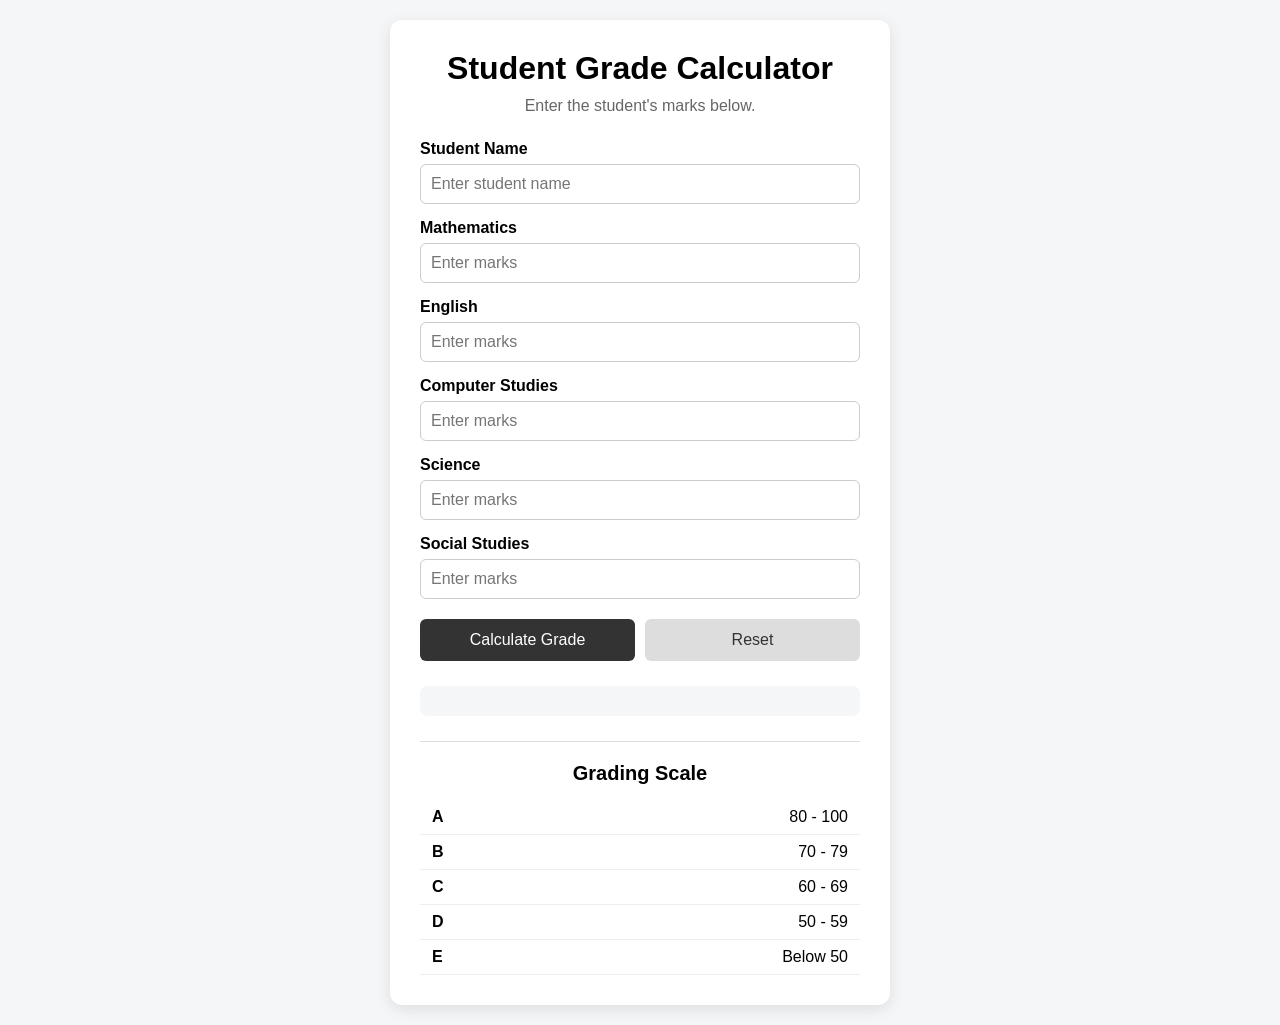
<file: student-grade-calculator/index.html>
<!DOCTYPE html>
<html lang="en">
<head>
    <meta charset="UTF-8">
    <meta name="viewport" content="width=device-width, initial-scale=1.0">

    <title>Student Grade Calculator</title>

    <link rel="stylesheet" href="style.css">
</head>

<body>

    <div class="container">

        <h1>Student Grade Calculator</h1>
        <p>Enter the student's marks below.</p>

        <form id="gradeForm">

            <label for="studentName">Student Name</label>
            <input
                type="text"
                id="studentName"
                placeholder="Enter student name"
                required
            >

            <label for="math">Mathematics</label>
            <input
                type="number"
                id="math"
                min="0"
                max="100"
                placeholder="Enter marks"
                required
            >

            <label for="english">English</label>
            <input
                type="number"
                id="english"
                min="0"
                max="100"
                placeholder="Enter marks"
                required
            >

            <label for="computer">Computer Studies</label>
            <input
                type="number"
                id="computer"
                min="0"
                max="100"
                placeholder="Enter marks"
                required
            >

            <label for="science">Science</label>
            <input
                type="number"
                id="science"
                min="0"
                max="100"
                placeholder="Enter marks"
                required
            >

            <label for="socialStudies">Social Studies</label>
            <input
                type="number"
                id="socialStudies"
                min="0"
                max="100"
                placeholder="Enter marks"
                required
            >

            <div class="button-group">
    <button type="submit">Calculate Grade</button>
    <button type="button" id="resetButton">Reset</button>
</div>

        </form>

        <div id="result"></div>
        <div class="grading-scale">
    <h2>Grading Scale</h2>

    <div class="grade-row">
        <span>A</span>
        <span>80 - 100</span>
    </div>

    <div class="grade-row">
        <span>B</span>
        <span>70 - 79</span>
    </div>

    <div class="grade-row">
        <span>C</span>
        <span>60 - 69</span>
    </div>

    <div class="grade-row">
        <span>D</span>
        <span>50 - 59</span>
    </div>

    <div class="grade-row">
        <span>E</span>
        <span>Below 50</span>
    </div>
</div>

    </div>

    <script src="script.js"></script>

</body>
</html>
</file>
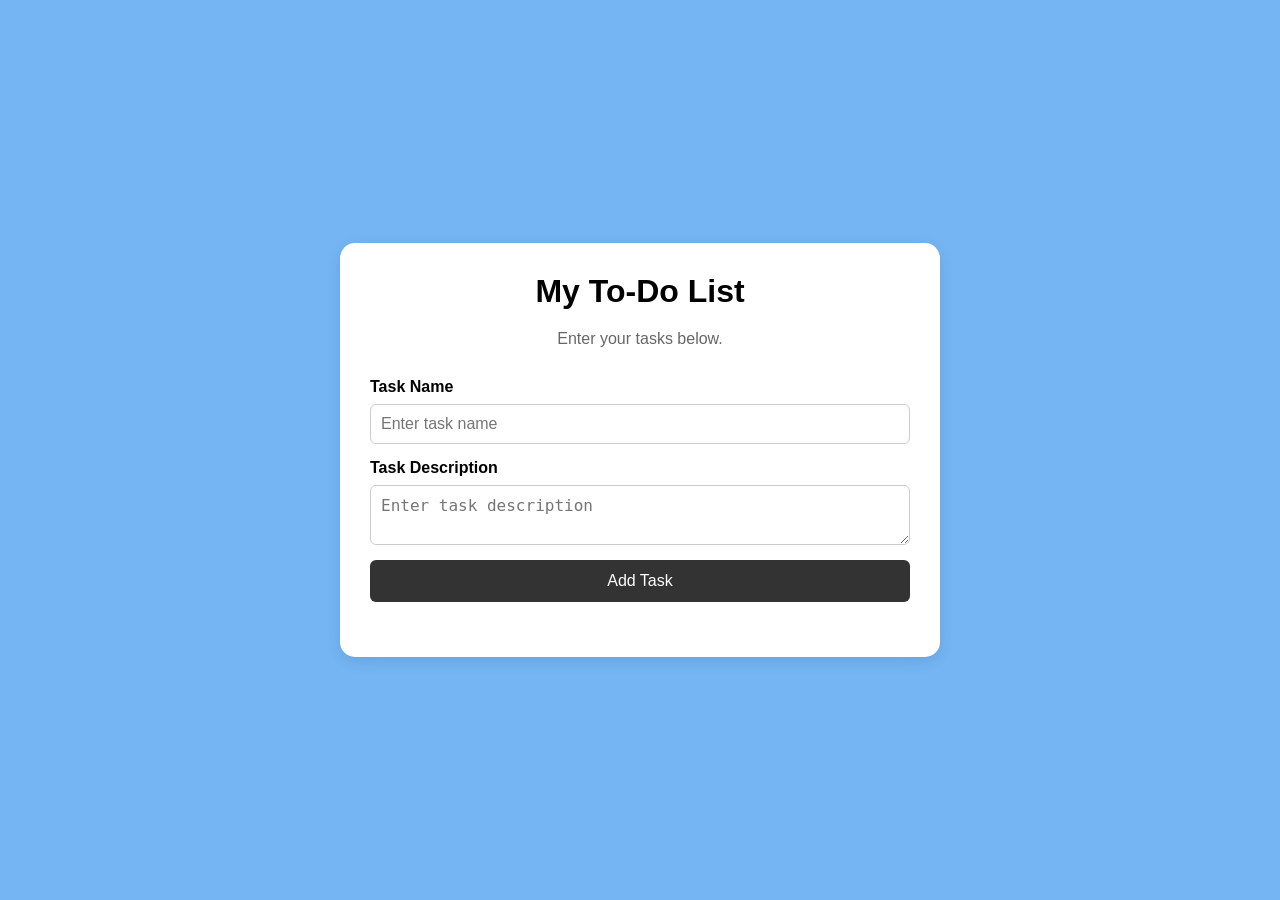
<file: to-do list/index.html>
<!DOCTYPE html>
<html lang="en">
<head>
    <meta charset="UTF-8">
    <meta name="viewport" content="width=device-width, initial-scale=1.0">

    <title>To-Do List</title>

    <link rel="stylesheet" href="style.css">
</head>
<body>
    
    <div class="container">

        <h1>My To-Do List</h1>
        <p>Enter your tasks below.</p>

        <form id="taskForm">

            <label for="taskName">Task Name</label>
            <input
                type="text"
                id="taskName"
                placeholder="Enter task name"
                required
            >

            <label for="taskDescription">Task Description</label>
            <textarea
                id="taskDescription"
                placeholder="Enter task description"
                required
            ></textarea>

            <button type="submit">Add Task</button>
        </form>

        <ul id="taskList"></ul>

    </div>

    <script src="script.js"></script>

</body>
</html>
</file>
<file: student-grade-calculator/style.css>
* {
    box-sizing: border-box;
    margin: 0;
    padding: 0;
}

body {
    font-family: Arial, sans-serif;
    background: #f4f6f8;
    min-height: 100vh;
    display: flex;
    justify-content: center;
    align-items: center;
    padding: 20px;
}

.container {
    background: white;
    width: 100%;
    max-width: 500px;
    padding: 30px;
    border-radius: 12px;
    box-shadow: 0 4px 15px rgba(0, 0, 0, 0.1);
}

h1 {
    text-align: center;
    margin-bottom: 10px;
}

p {
    text-align: center;
    color: #666;
    margin-bottom: 25px;
}

form {
    display: flex;
    flex-direction: column;
}

label {
    margin-bottom: 6px;
    font-weight: bold;
}

input {
    padding: 10px;
    margin-bottom: 15px;
    border: 1px solid #ccc;
    border-radius: 6px;
    font-size: 16px;
}

input:focus {
    outline: none;
    border-color: #333;
}

.button-group {
    display: flex;
    gap: 10px;
    margin-top: 5px;
}

.button-group button {
    flex: 1;
    padding: 12px;
    border: none;
    border-radius: 6px;
    font-size: 16px;
    cursor: pointer;
}

.button-group button[type="submit"] {
    background: #333;
    color: white;
}

.button-group button[type="button"] {
    background: #ddd;
    color: #333;
}

.button-group button:hover {
    opacity: 0.85;
}

button:hover {
    opacity: 0.85;
}

#result {
    margin-top: 25px;
    padding: 15px;
    border-radius: 8px;
    background: #f4f6f8;
    line-height: 1.8;
}
.error {
    color: #b00020;
    font-weight: bold;
    text-align: center;
}
.grade {
    font-size: 20px;
    margin-top: 10px;
}

.status {
    font-size: 18px;
    font-weight: bold;
    padding: 10px;
    border-radius: 6px;
    text-align: center;
}

.status.pass {
    background: #e6f4ea;
    color: #137333;
}

.status.fail {
    background: #fce8e6;
    color: #c5221f;
}
.grading-scale {
    margin-top: 25px;
    padding-top: 20px;
    border-top: 1px solid #ddd;
}

.grading-scale h2 {
    text-align: center;
    margin-bottom: 15px;
    font-size: 20px;
}

.grade-row {
    display: flex;
    justify-content: space-between;
    padding: 8px 12px;
    border-bottom: 1px solid #eee;
}

.grade-row span:first-child {
    font-weight: bold;
}
</file>
<file: to-do list/style.css>
* {
    box-sizing: border-box;
    margin: 0;
    padding: 0;
}
body {
    font-family: Arial, sans-serif;
    background: #75b5f4;
    min-height: 100vh;
    display: flex;
    justify-content: center;
    align-items: center;
    padding: 25px;
}
.container {
    background: white;
    width: 100%;
    max-width: 600px;
    padding: 30px;
    border-radius: 15px;
    box-shadow: 0 4px 15px rgba(0, 0, 0, 0.1);
}
h1 {
    text-align: center;
    margin-bottom: 20px;
}
p {
    text-align: center;
    color: #666;
    margin-bottom: 30px;
}
form {
    display: flex;
    flex-direction: column;
}

label {
    margin-bottom: 8px;
    font-weight: bold;
}
input, textarea {
    padding: 10px;
    margin-bottom: 15px;
    border: 1px solid #ccc;
    border-radius: 6px;
    font-size: 16px;
}

button {
    padding: 12px;
    border: none;
    border-radius: 6px;
    background: #333;
    color: white;
    font-size: 16px;
    cursor: pointer;
}

button:hover {
    opacity: 0.85;
}

#taskList {
    list-style: none;
    margin-top: 25px;
    padding: 0;
}

#taskList li {
    background: #f4f6f8;
    padding: 15px;
    margin-bottom: 10px;
    border-radius: 8px;
    border-left: 5px solid #333;
}
.completed {
    text-decoration: line-through;
    opacity: 0.6;
}
.completed button {
    opacity: 0.7;
}
#taskList li button {
    margin-top: 10px;
    margin-right: 8px;
    padding: 8px 12px;
    font-size: 14px;
}
#taskList li button:first-of-type {
    background: #2e7d32;
    color: white;
}

#taskList li button:last-of-type {
    background: #c62828;
    color: white;
}
.task-title {
    font-weight: bold;
    margin-bottom: 5px;
}
.task-number {
    font-weight: bold;
    margin-right: 10px;
}
.task-header {
    display: flex;
    align-items: center;
    gap: 10px;
}
.task-description {
    margin-top: 5px;
    color: #555;
    margin-left: 30px;
}
.button-group {
    display: flex;
    gap: 10px;
    margin-top: 10px;
}
.button-group button {
    flex: 1;
}
.complete-button {
    background: #28a745;
    color: white;
}
.delete-button {
    background: #dc3545;
    color: white;
}
</file>
